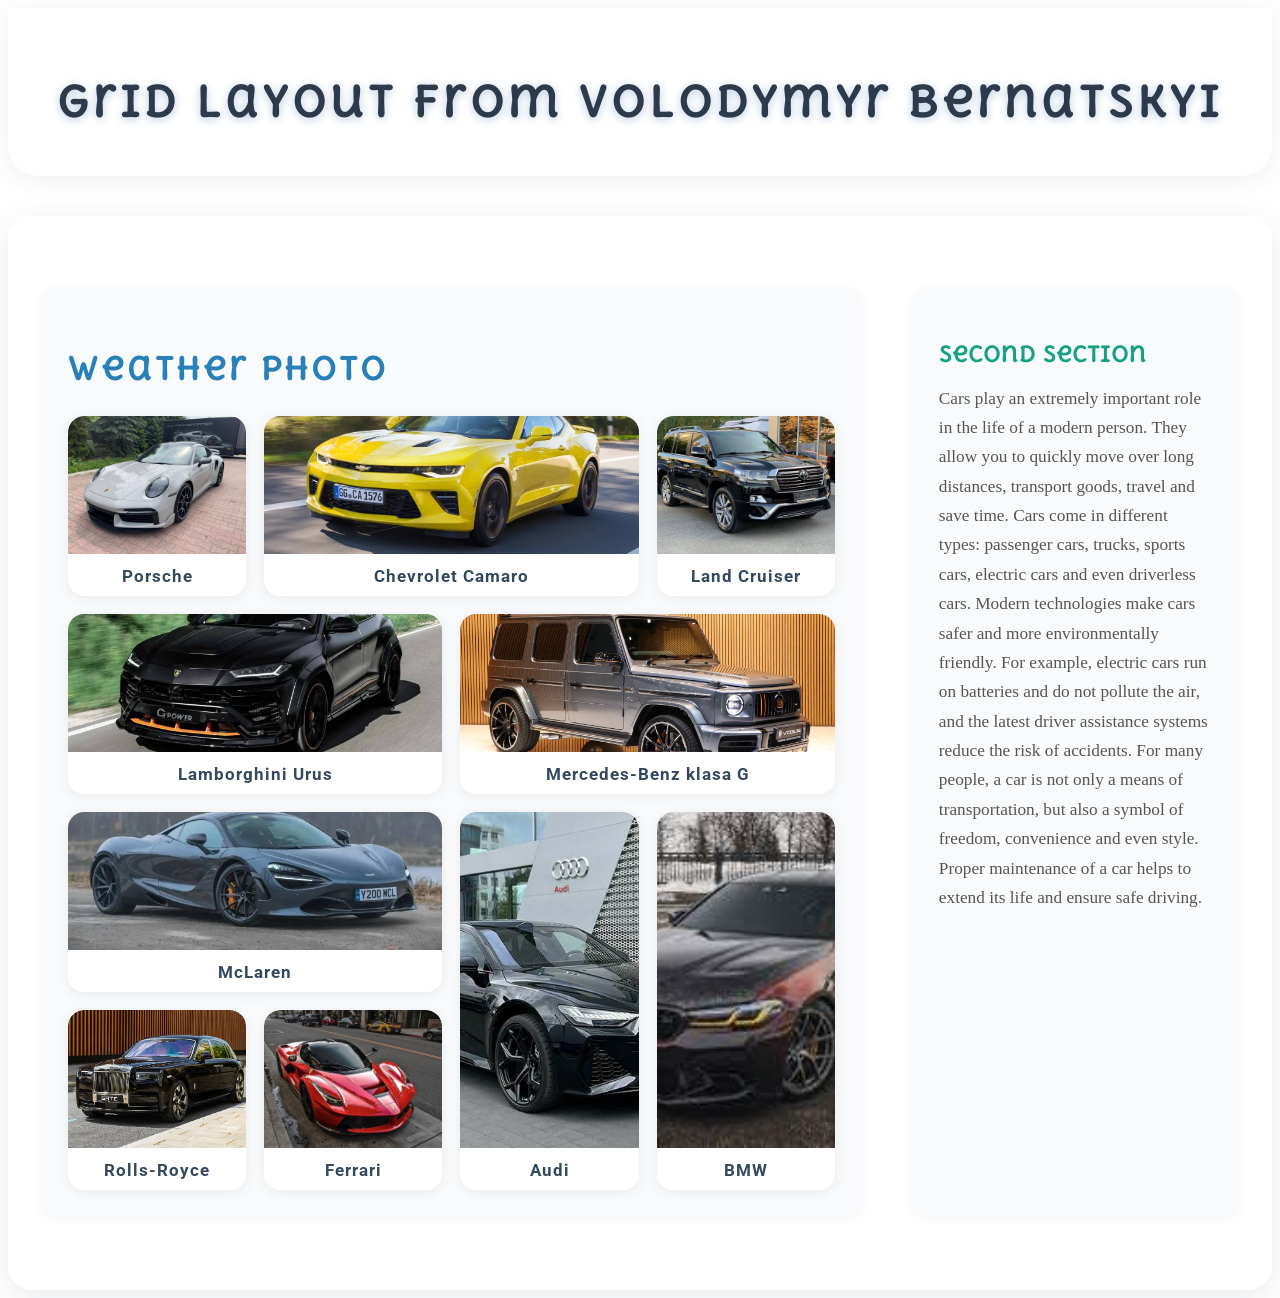
<file: hw_11/index.html>
<!DOCTYPE html>
<html lang="en">
<head>
    <meta charset="UTF-8">
    <meta name="viewport" content="width=device-width, initial-scale=1.0">
    <link rel="preconnect" href="https://fonts.googleapis.com">
    <link rel="preconnect" href="https://fonts.gstatic.com" crossorigin>
    <link
        href="https://fonts.googleapis.com/css2?family=Delius+Unicase:wght@400;700&family=Roboto:ital,wght@0,100..900;1,100..900&display=swap"
        rel="stylesheet">
    <title>Lesson_11 Grid</title>
<link rel="stylesheet" href="assets/style.css"></head>
<body>
    <header class="header">
        <div class="container">
            <h1 class="title title_1">Grid layout from Volodymyr Bernatskyi</h1>
        </div>
    </header>
    <main>
        <div class="container grid-container">
            <section class="first">
                <h2 class="title title_2">Weather Photo</h2>
                <div class="gallery">
                    <div class="gallery__item">
                        <img src="assets/img/IMAGE 1.jpg" alt="" class="gallery__img">
                        <h3 class="gallery__title">Porsche</h3>
                    </div>
                    <div class="gallery__item  gallery__item_col-2">
                        <img src="assets/img/IMAGE 2.jpg" alt="" class="gallery__img">
                        <h3 class="gallery__title">Chevrolet Camaro</h3>
                    </div>
                    <div class="gallery__item">
                        <img src="assets/img/IMAGE 3.jpg" alt="" class="gallery__img">
                        <h3 class="gallery__title">Land Cruiser</h3>
                    </div>
                    <div class="gallery__item gallery__item_col-2">
                        <img src="assets/img/IMAGE 4.jpg" alt="" class="gallery__img">
                        <h3 class="gallery__title">Lamborghini Urus</h3>
                    </div>
                    <div class="gallery__item gallery__item_col-2">
                        <img src="assets/img/IMAGE 5.jpg" alt="" class="gallery__img">
                        <h3 class="gallery__title">Mercedes-Benz klasa G</h3>
                    </div>
                    <div class="gallery__item gallery__item_col-2">
                        <img src="assets/img/IMAGE 6jpg.jpg" alt="" class="gallery__img">
                        <h3 class="gallery__title">McLaren</h3>
                    </div>
                    <div class="gallery__item gallery__item_row-2">
                        <img src="assets/img/IMAGE 7.jpg" alt="" class="gallery__img">
                        <h3 class="gallery__title">Audi</h3>
                    </div>
                    <div class="gallery__item gallery__item_row-2">
                        <img src="assets/img/IMAGE 8jpg.jpg" alt="" class="gallery__img">
                        <h3 class="gallery__title">BMW</h3>
                    </div>
                    <div class="gallery__item">
                        <img src="assets/img/IMAGE 9.jpg" alt="" class="gallery__img">
                        <h3 class="gallery__title">Rolls-Royce</h3>
                    </div>
                    <div class="gallery__item">
                        <img src="assets/img/IMAGE 10.jpg" alt="" class="gallery__img">
                        <h3 class="gallery__title">Ferrari</h3>
                    </div>
                </div>
            </section>
            <section class="second">
                <h2>Second Section</h2>
                <p>Cars play an extremely important role in the life of a modern person. They allow you to quickly move over long distances, transport goods, travel and save time. Cars come in different types: passenger cars, trucks, sports cars, electric cars and even driverless cars.
                 Modern technologies make cars safer and more environmentally friendly. For example, electric cars run on batteries and do not pollute the air, and the latest driver assistance systems reduce the risk of accidents.


For many people, a car is not only a means of transportation, but also a symbol of freedom, convenience and even style. Proper maintenance of a car helps to extend its life and ensure safe driving.</p>
            </section>
        </div>
    </main>
</body>
</html>
</file>
<file: hw_11/assets/style.css>
project-folder/
│
├── index.html
└── css/
    └── style.css

body {
    margin: 0;
    font-family: 'Roboto', Arial, sans-serif;
    background: linear-gradient(135deg, #e0eafc 0%, #cfdef3 100%);
    color: #222;
}
.container {
    width: 95%;
    max-width: 1200px;
    margin: 0 auto;
    padding: 32px 0;
}
.header {
    background: rgba(255,255,255,0.95);
    box-shadow: 0 4px 24px rgba(44, 62, 80, 0.08);
    padding: 32px 0 16px 0;
    border-radius: 0 0 32px 32px;
    margin-bottom: 40px;
}
.title_1 {
    font-family: 'Delius Unicase', cursive;
    font-size: 2.7rem;
    color: #2d3a4b;
    margin: 0;
    text-align: center;
    letter-spacing: 3px;
    text-shadow: 0 2px 10px #b7cbe0;
}
.title_2 {
    font-size: 2rem;
    color: #2980b9;
    margin-bottom: 28px;
    text-align: left;
    font-family: 'Delius Unicase', cursive;
    letter-spacing: 2px;
}
main {
    background: rgba(255,255,255,0.95);
    border-radius: 24px;
    box-shadow: 0 8px 32px rgba(44, 62, 80, 0.10);
    padding: 40px 0;
}
.grid-container {
    display: grid;
    grid-template-columns: 2.5fr 1fr;
    gap: 48px;
}
.first, .second {
    background: rgba(249,250,251,0.97);
    border-radius: 16px;
    padding: 32px 28px 28px 28px;
    box-shadow: 0 2px 8px rgba(52, 73, 94, 0.05);
}
/* Галерея */
.gallery {
    display: grid;
    grid-template-columns: repeat(4, 1fr);
    grid-auto-rows: 180px;
    gap: 18px;
}
.gallery__item {
    background: #fff;
    border-radius: 16px;
    overflow: hidden;
    box-shadow: 0 2px 12px rgba(52, 73, 94, 0.09);
    display: flex;
    flex-direction: column;
    justify-content: flex-end;
    position: relative;
    transition: transform 0.25s, box-shadow 0.25s;
    cursor: pointer;
}
.gallery__item:hover {
    transform: translateY(-6px) scale(1.035);
    box-shadow: 0 8px 24px rgba(44, 62, 80, 0.14);
    z-index: 2;
}
.gallery__img {
    width: 100%;
    height: 100%;
    object-fit: cover;
    display: block;
    border-radius: 16px 16px 0 0;
    transition: filter 0.2s;
}
.gallery__item:hover .gallery__img {
    filter: brightness(0.92) saturate(1.1);
}
.gallery__title {
    font-size: 1.08rem;
    font-weight: 700;
    color: #34495e;
    background: rgba(255,255,255,0.93);
    padding: 12px 10px 10px 10px;
    margin: 0;
    border-radius: 0 0 16px 16px;
    text-align: center;
    letter-spacing: 1px;
    font-family: 'Roboto', Arial, sans-serif;
}
/* Розширені елементи */
.gallery__item_col-2 {
    grid-column: span 2;
}
.gallery__item_row-2 {
    grid-row: span 2;
}
/* Друга секція */
.second h2 {
    font-size: 1.4rem;
    color: #16a085;
    margin-bottom: 16px;
    font-family: 'Delius Unicase', cursive;
}
.second p {
    font-size: 1.08rem;
    line-height: 1.7;
    color: #555;
    margin: 0;
}
/* Scrollbar */
::-webkit-scrollbar {
    width: 8px;
    background: #e0eafc;
}
::-webkit-scrollbar-thumb {
    background: #b5c6e0;
    border-radius: 8px;
}
/* Адаптивність */
@media (max-width: 1100px) {
    .grid-container {
        grid-template-columns: 1fr;
        gap: 32px;
    }
    .first, .second {
        padding: 22px 12px 18px 12px;
    }
}
@media (max-width: 900px) {
    .gallery {
        grid-template-columns: repeat(2, 1fr);
        grid-auto-rows: 180px;
    }
}
@media (max-width: 600px) {
    .container {
        width: 99%;
        padding: 8px 0;
    }
    .header,
    main {
        padding: 8px 0;
    }
    .gallery {
        grid-template-columns: 1fr;
        grid-auto-rows: 140px;
    }
    .first, .second {
        padding: 10px 4px 10px 4px;
    }
    .title_1 {
        font-size: 1.2rem;
    }
    .title_2 {
        font-size: 1.1rem;
    }
}
</file>
